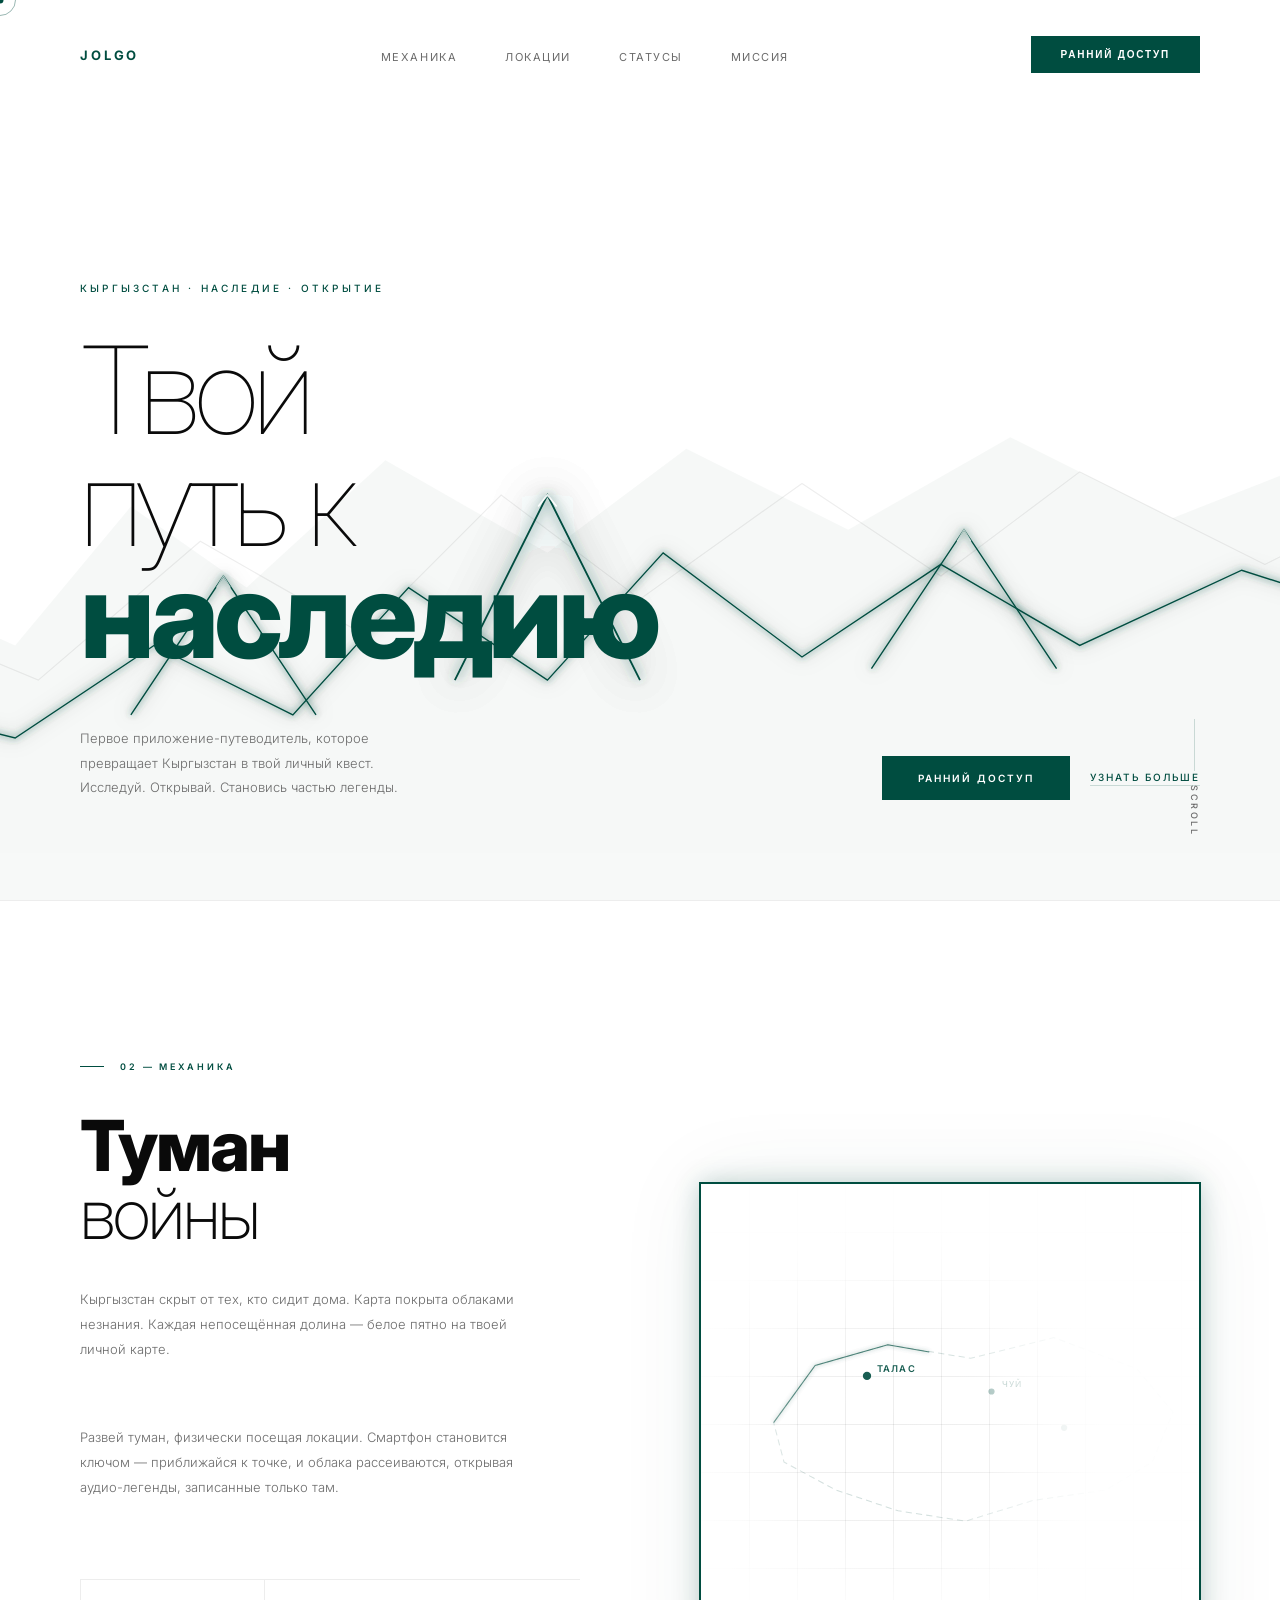
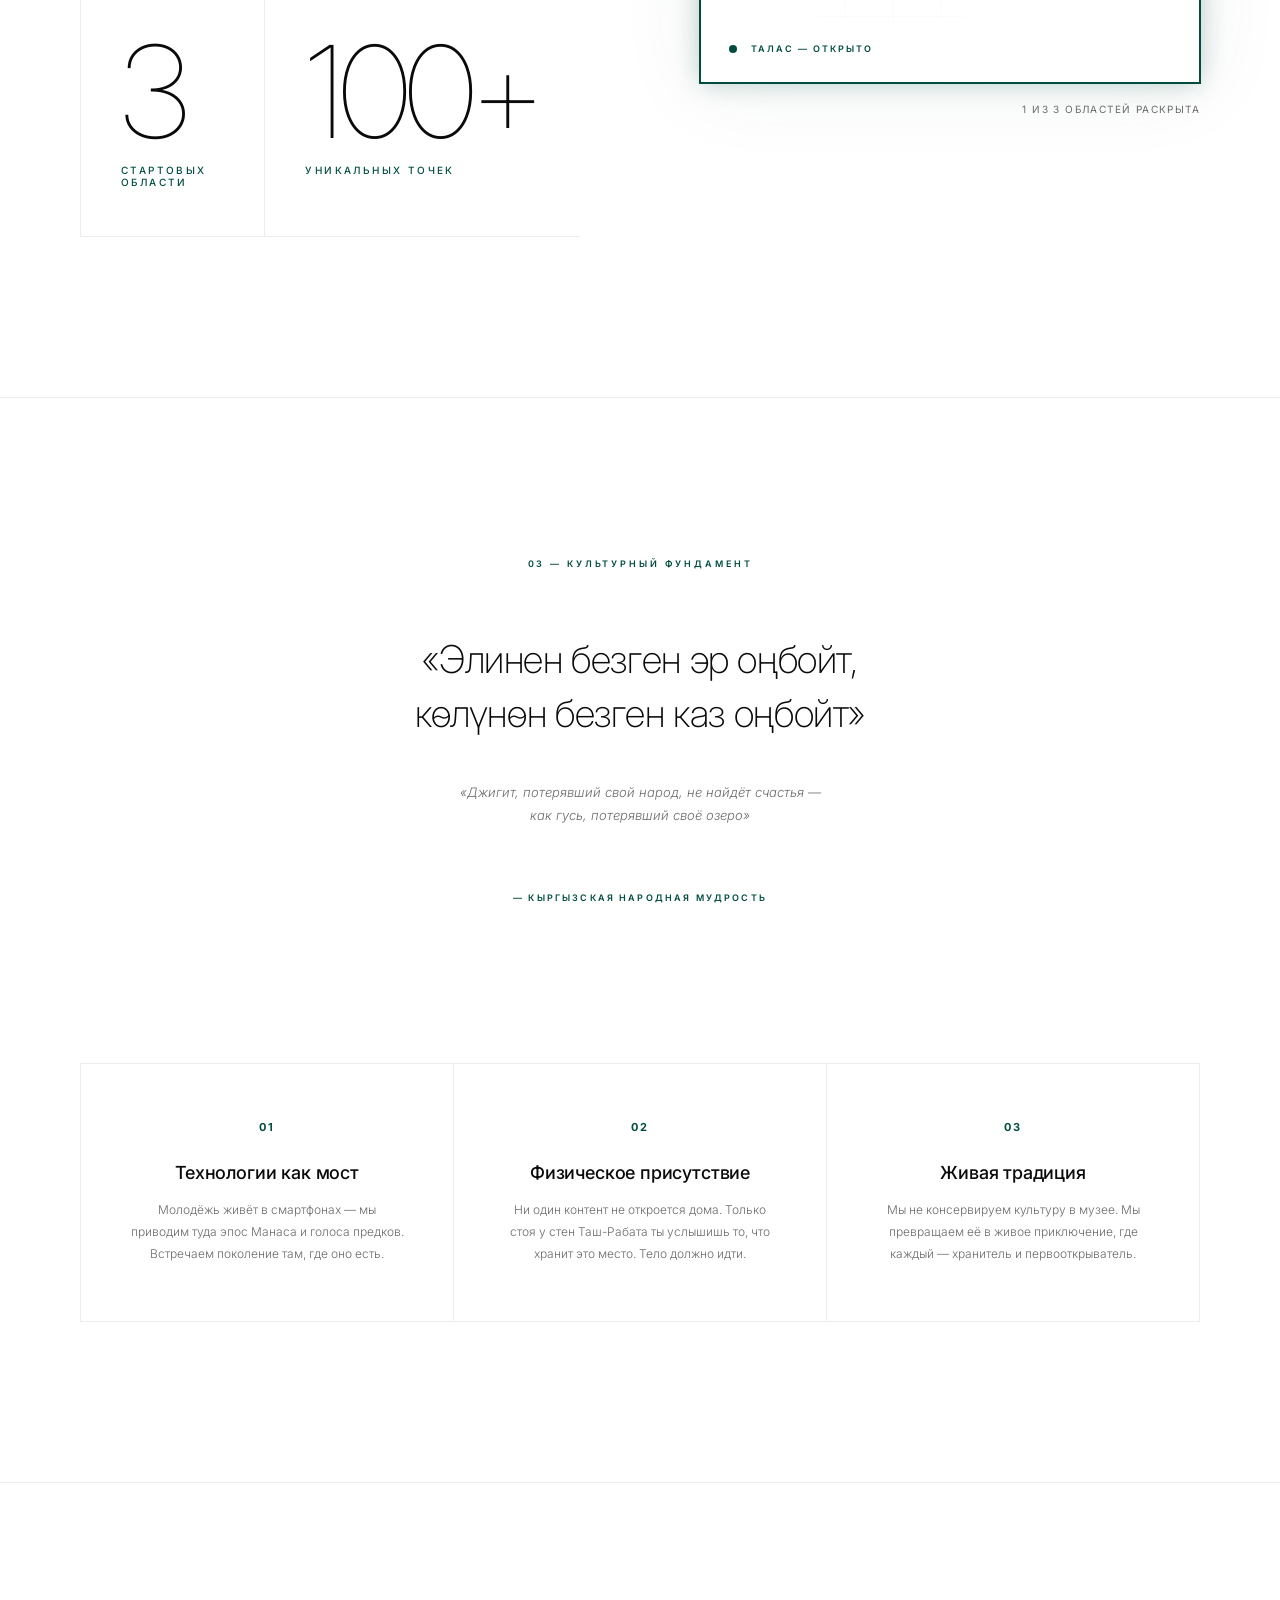
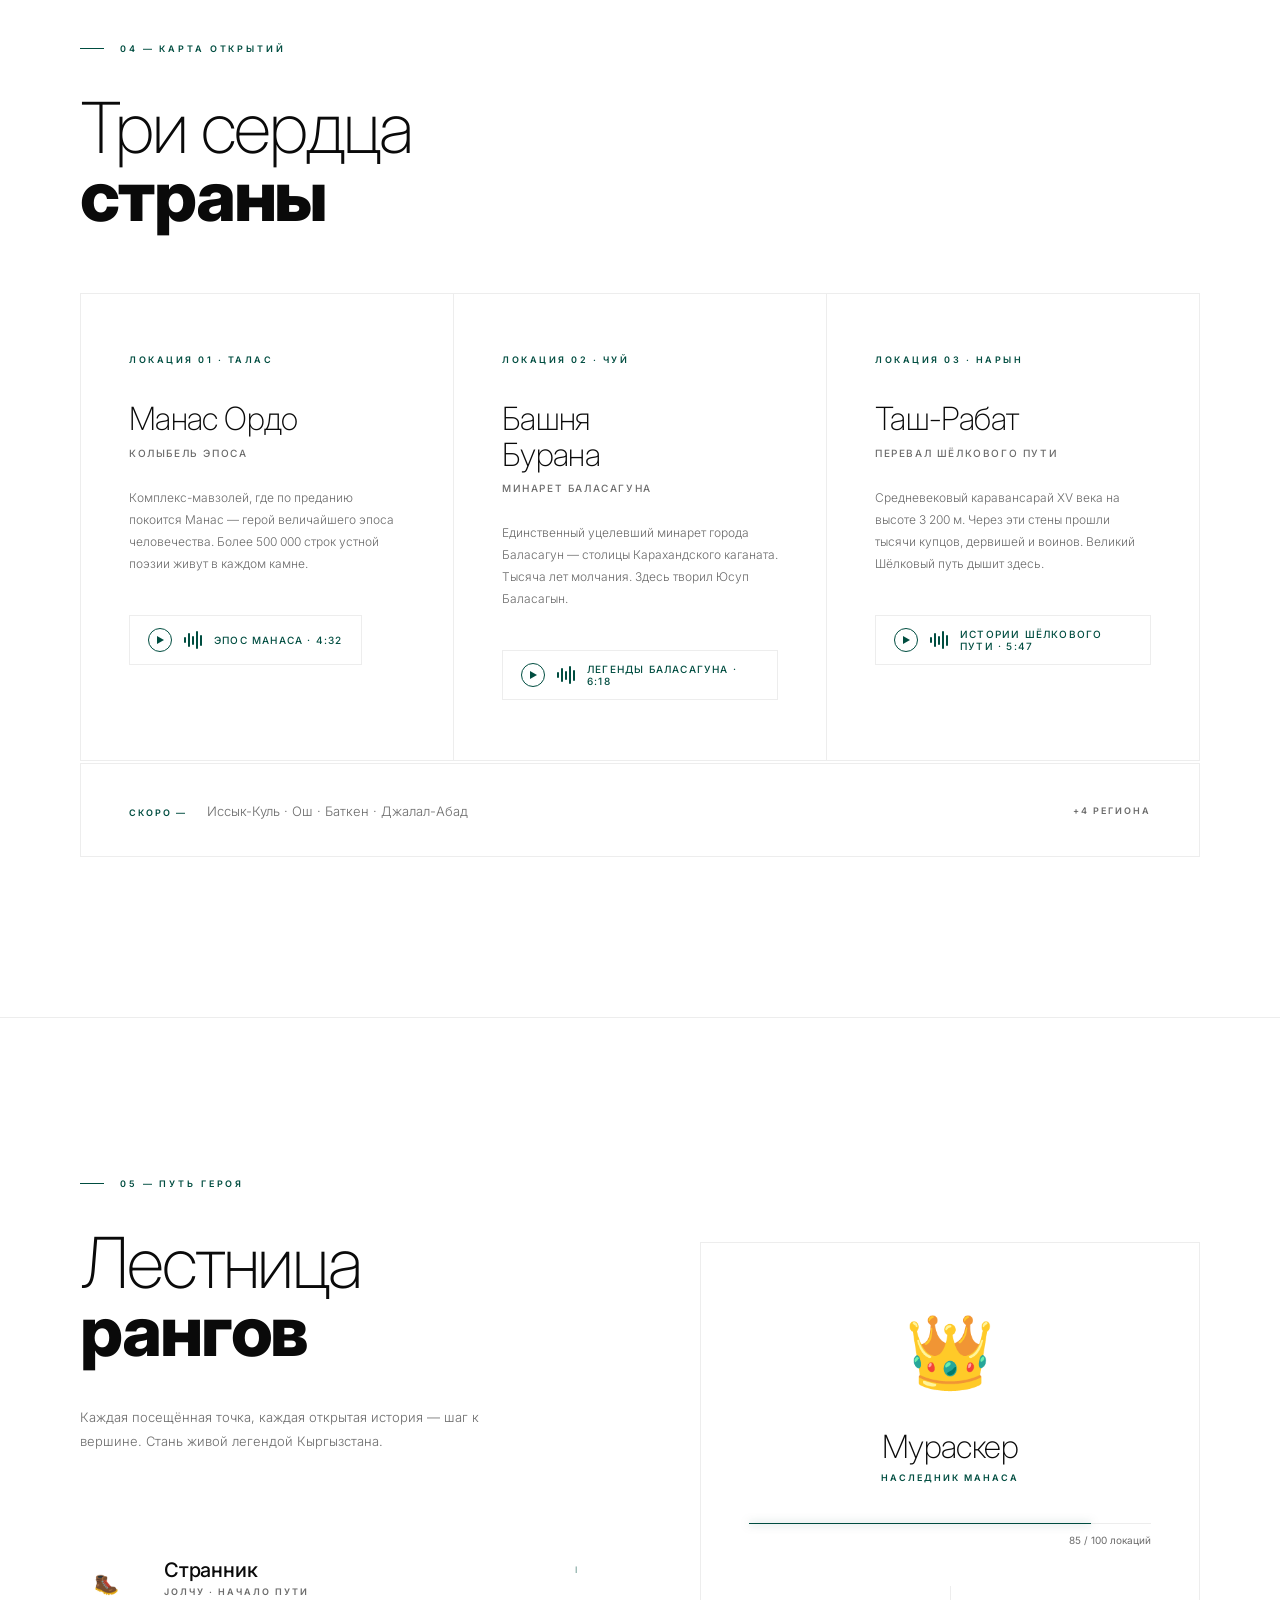
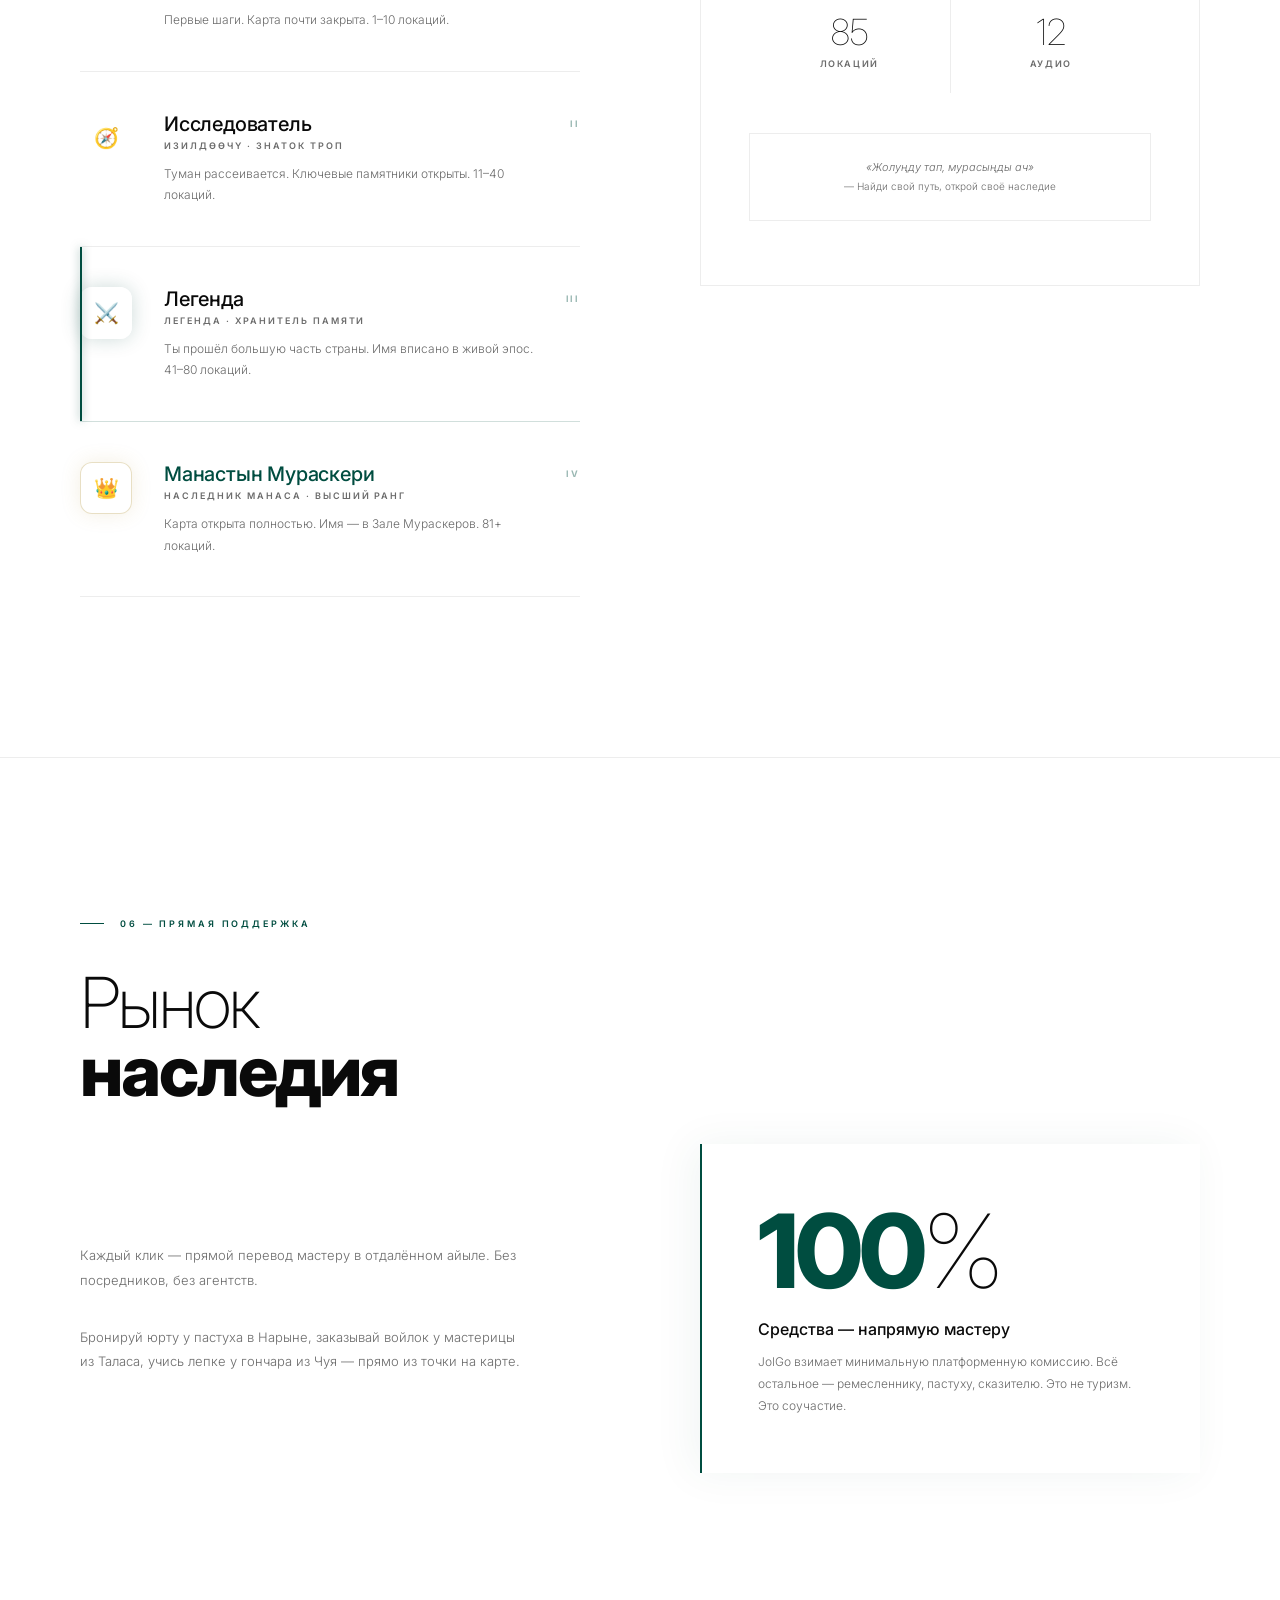
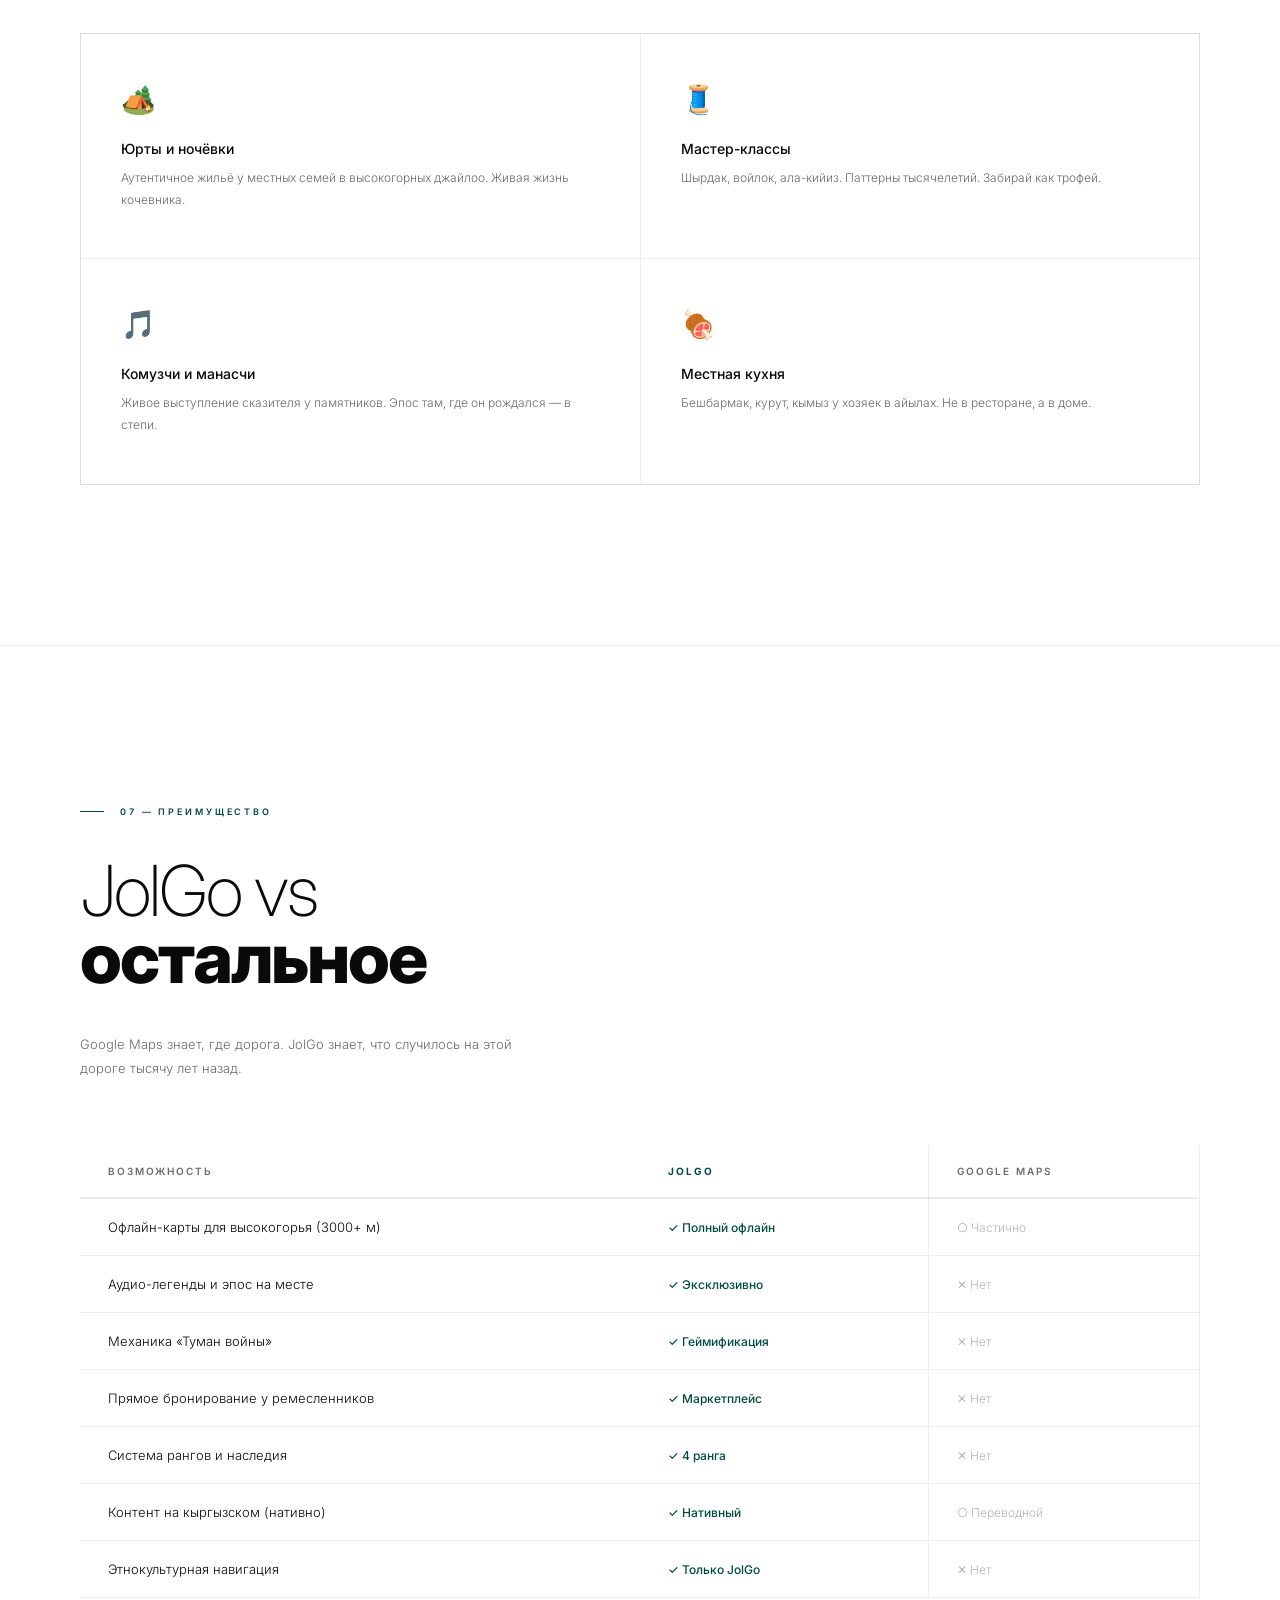
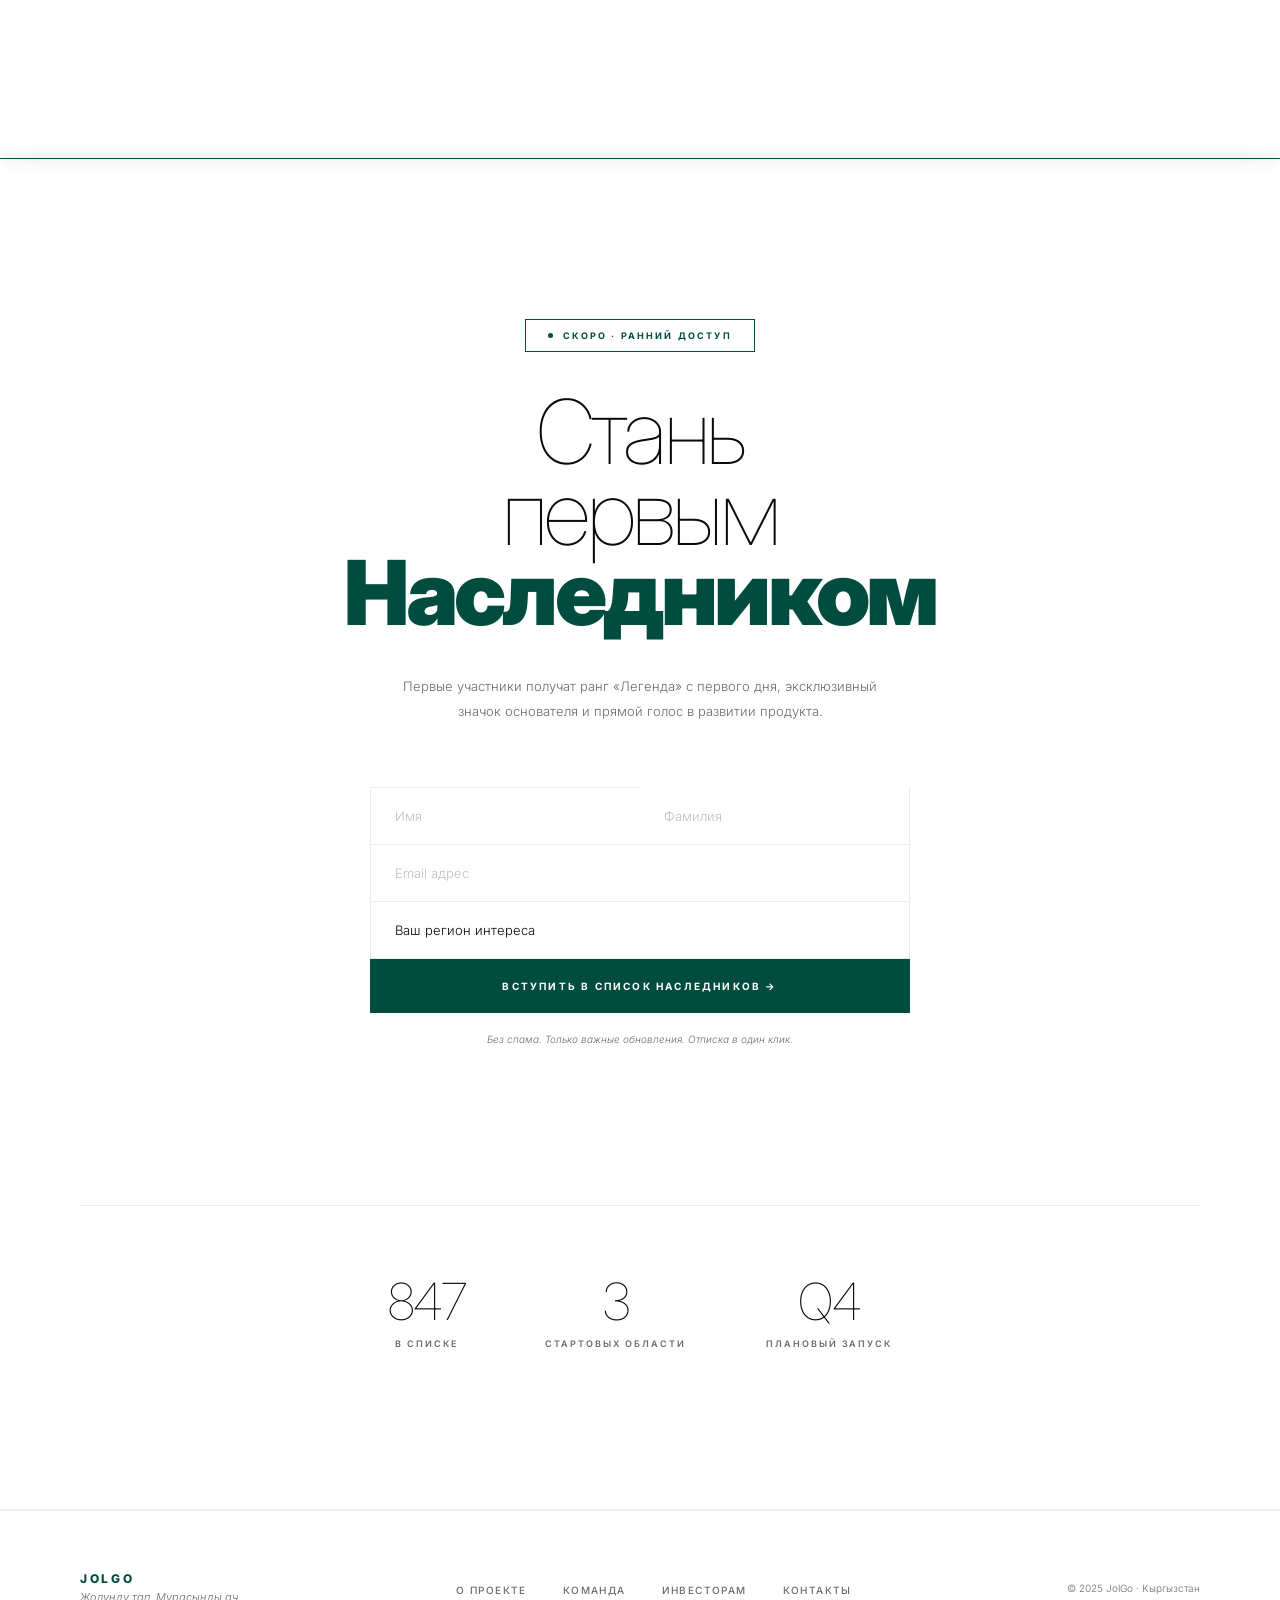
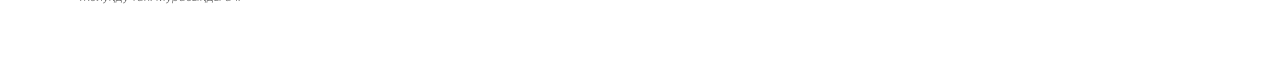
<file: index.html>
<!DOCTYPE html>
<html lang="ru">
<head>
<meta charset="UTF-8">
<meta name="viewport" content="width=device-width, initial-scale=1.0">
<title>JolGo</title>
<link rel="preconnect" href="https://fonts.googleapis.com">
<link href="https://fonts.googleapis.com/css2?family=Inter:wght@100;200;300;400;500;600;700;800;900&display=swap" rel="stylesheet">
<style>

/* ─────────────────────────────────────────
   TOKENS
───────────────────────────────────────── */
:root {
  --white:   #FFFFFF;
  --em:      #004D40;
  --em-mid:  #006354;
  --em-glow: rgba(0, 77, 64, 0.55);
  --em-rim:  rgba(0, 77, 64, 0.18);
  --ink:     #0A0A0A;
  --sub:     #6B6B6B;
  --rule:    rgba(0,0,0,0.07);

  --space-xl:  160px;
  --space-lg:  100px;
  --space-md:  64px;
  --space-sm:  40px;
  --col:       80px;
}

/* ─────────────────────────────────────────
   RESET + BASE
───────────────────────────────────────── */
*,*::before,*::after { box-sizing:border-box; margin:0; padding:0; }
html { scroll-behavior:smooth; font-size:16px; }
body {
  font-family:'Inter',sans-serif;
  background: var(--white);
  color: var(--ink);
  overflow-x:hidden;
  cursor:none;
  -webkit-font-smoothing:antialiased;
}

/* ─────────────────────────────────────────
   CURSOR
───────────────────────────────────────── */
#cur {
  width:7px; height:7px;
  background: var(--em);
  border-radius:50%;
  position:fixed; top:0; left:0;
  pointer-events:none; z-index:9999;
  transform:translate(-50%,-50%);
  transition:transform .08s linear;
}
#cur-ring {
  width:32px; height:32px;
  border:1px solid var(--em);
  border-radius:50%;
  position:fixed; top:0; left:0;
  pointer-events:none; z-index:9998;
  transform:translate(-50%,-50%);
  transition:width .25s,height .25s,opacity .25s;
  opacity:.4;
}
#cur-ring.big { width:56px; height:56px; opacity:.2; }

/* ─────────────────────────────────────────
   NAV
───────────────────────────────────────── */
nav {
  position:fixed; top:0; left:0; right:0;
  z-index:200;
  display:flex; align-items:center; justify-content:space-between;
  padding:36px var(--col);
  transition:padding .4s, background .4s;
}
nav.stuck {
  padding:20px var(--col);
  background:rgba(255,255,255,.92);
  backdrop-filter:blur(20px);
  border-bottom:1px solid var(--rule);
}
.nav-logo {
  font-size:13px;
  font-weight:700;
  letter-spacing:.22em;
  text-transform:uppercase;
  color:var(--em);
  text-decoration:none;
}
.nav-links { display:flex; gap:48px; list-style:none; }
.nav-links a {
  font-size:11px;
  font-weight:400;
  letter-spacing:.14em;
  text-transform:uppercase;
  color:var(--sub);
  text-decoration:none;
  transition:color .2s;
  cursor:none;
}
.nav-links a:hover { color:var(--ink); }
.nav-pill {
  font-size:10px;
  font-weight:600;
  letter-spacing:.18em;
  text-transform:uppercase;
  color:var(--white);
  background:var(--em);
  border:none;
  padding:13px 30px;
  cursor:none;
  transition:background .25s;
}
.nav-pill:hover { background:var(--em-mid); }

/* ─────────────────────────────────────────
   HERO
───────────────────────────────────────── */
#hero {
  min-height:100vh;
  display:flex; flex-direction:column;
  justify-content:flex-end;
  padding:0 var(--col) 0;
  position:relative;
  overflow:hidden;
}

/* Aurora mountain — pure SVG, no shadow/gradient fill */
.hero-mountain-wrap {
  position:absolute;
  bottom:0; left:0; right:0;
  height:72%;
  pointer-events:none;
}

.hero-text-wrap {
  position:relative; z-index:2;
  padding-bottom:var(--space-lg);
}

.hero-kicker {
  font-size:10px;
  font-weight:500;
  letter-spacing:.32em;
  text-transform:uppercase;
  color:var(--em);
  margin-bottom:40px;
  opacity:0;
  animation:riseIn .7s .2s forwards;
}

.hero-h1 {
  font-size:clamp(72px,9.5vw,148px);
  font-weight:100;
  line-height:.92;
  letter-spacing:-.04em;
  color:var(--ink);
  margin-bottom:56px;
  opacity:0;
  animation:riseIn .9s .4s forwards;
}
.hero-h1 strong {
  font-weight:800;
  color:var(--em);
  display:block;
}

.hero-row {
  display:flex; align-items:flex-end; justify-content:space-between;
  opacity:0;
  animation:riseIn .8s .65s forwards;
}
.hero-desc {
  font-size:13px;
  font-weight:300;
  line-height:1.9;
  color:var(--sub);
  max-width:340px;
}
.hero-cta-wrap { display:flex; gap:20px; align-items:center; }
.btn-solid {
  font-size:10px; font-weight:600;
  letter-spacing:.2em; text-transform:uppercase;
  color:var(--white); background:var(--em);
  border:none; padding:16px 36px;
  cursor:none; transition:background .2s;
  text-decoration:none; display:inline-block;
}
.btn-solid:hover { background:var(--em-mid); }
.btn-ghost {
  font-size:10px; font-weight:500;
  letter-spacing:.18em; text-transform:uppercase;
  color:var(--em);
  border:none; background:none;
  padding:0; cursor:none;
  text-decoration:none;
  border-bottom:1px solid var(--em-rim);
  padding-bottom:2px;
  transition:border-color .2s;
}
.btn-ghost:hover { border-color:var(--em); }

.hero-scroll-hint {
  position:absolute;
  right:var(--col); bottom:var(--space-md);
  display:flex; flex-direction:column; align-items:center; gap:14px;
  z-index:2;
  opacity:0; animation:fadeIn .8s 1.2s forwards;
}
.hero-scroll-hint span {
  font-size:9px; font-weight:500; letter-spacing:.28em;
  text-transform:uppercase; color:var(--sub);
  writing-mode:vertical-rl;
}
.scroll-tick {
  width:1px; height:52px;
  background:var(--em-rim);
  position:relative; overflow:hidden;
}
.scroll-tick::after {
  content:'';
  position:absolute; top:-100%; left:0;
  width:100%; height:100%;
  background:var(--em);
  animation:tickDrop 2s 1.4s infinite ease-in-out;
}

/* ─────────────────────────────────────────
   RULE
───────────────────────────────────────── */
.hr { width:100%; height:1px; background:var(--rule); }
.hr-em {
  width:100%; height:1px;
  background:var(--em);
  box-shadow:0 0 12px var(--em-glow), 0 0 40px rgba(0,77,64,.2);
}

/* ─────────────────────────────────────────
   SECTION WRAPPER
───────────────────────────────────────── */
.s {
  padding:var(--space-xl) var(--col);
  max-width:1440px;
  margin:0 auto;
}
.s-full { padding:var(--space-xl) var(--col); }

.label {
  font-size:9px; font-weight:600;
  letter-spacing:.32em; text-transform:uppercase;
  color:var(--em);
  display:flex; align-items:center; gap:16px;
  margin-bottom:var(--space-sm);
}
.label::before { content:''; width:24px; height:1px; background:var(--em); }

.h2 {
  font-size:clamp(44px,5.5vw,88px);
  font-weight:200;
  line-height:.96;
  letter-spacing:-.03em;
  color:var(--ink);
  margin-bottom:var(--space-sm);
}
.h2 b { font-weight:800; }

.body-text {
  font-size:13px; font-weight:300;
  line-height:1.9; color:var(--sub);
  max-width:440px;
}

/* ─────────────────────────────────────────
   REVEAL
───────────────────────────────────────── */
.r {
  opacity:0; transform:translateY(24px);
  transition:opacity .9s cubic-bezier(.16,1,.3,1),
              transform .9s cubic-bezier(.16,1,.3,1);
}
.r.on { opacity:1; transform:translateY(0); }
.r1 { transition-delay:.05s; }
.r2 { transition-delay:.12s; }
.r3 { transition-delay:.20s; }
.r4 { transition-delay:.28s; }

/* ─────────────────────────────────────────
   BLOCK 2 — FOG
───────────────────────────────────────── */
.fog-layout {
  display:grid;
  grid-template-columns:1fr 1fr;
  gap:120px;
  align-items:center;
}
.fog-stat-block { margin-bottom:var(--space-md); }
.fog-num {
  font-size:clamp(80px,10vw,140px);
  font-weight:100;
  letter-spacing:-.04em;
  line-height:1;
  color:var(--ink);
}
.fog-num-label {
  font-size:10px; font-weight:500;
  letter-spacing:.24em; text-transform:uppercase;
  color:var(--em);
  margin-top:8px;
}

/* Map card */
.map-card {
  border:1px solid var(--rule);
  position:relative;
  overflow:hidden;
  aspect-ratio:1;
}
.map-card.glow-card {
  border-color:var(--em);
  box-shadow:0 0 0 1px var(--em),
             0 0 24px rgba(0,77,64,.25),
             0 0 80px rgba(0,77,64,.08);
}
.map-grid {
  position:absolute; inset:0;
  background-image:
    linear-gradient(var(--rule) 1px, transparent 1px),
    linear-gradient(90deg, var(--rule) 1px, transparent 1px);
  background-size:48px 48px;
}
.map-country {
  position:absolute; inset:0;
  display:flex; align-items:center; justify-content:center;
}
.map-fog {
  position:absolute; inset:0;
  background:radial-gradient(
    ellipse 55% 55% at 38% 50%,
    transparent 0%,
    rgba(255,255,255,.15) 35%,
    rgba(255,255,255,.7) 58%,
    rgba(255,255,255,.96) 78%
  );
}
.map-dot {
  position:absolute;
  width:6px; height:6px;
  border-radius:50%;
  background:var(--em);
}
.map-dot::after {
  content:'';
  position:absolute; top:50%; left:50%;
  transform:translate(-50%,-50%);
  width:20px; height:20px;
  border:1px solid var(--em);
  border-radius:50%;
  animation:ping 2s infinite;
}
.map-dot-label {
  position:absolute;
  font-size:9px; font-weight:500;
  letter-spacing:.12em; text-transform:uppercase;
  color:var(--em);
  white-space:nowrap;
  top:-20px; left:50%;
  transform:translateX(-50%);
}

/* ─────────────────────────────────────────
   BLOCK 3 — QUOTE
───────────────────────────────────────── */
.quote-section {
  padding:var(--space-xl) var(--col);
  text-align:center;
}
.quote-mark {
  font-size:9px; font-weight:600;
  letter-spacing:.32em; text-transform:uppercase;
  color:var(--em); margin-bottom:var(--space-md);
}
.quote-kyrgyz {
  font-size:clamp(22px,3vw,40px);
  font-weight:200;
  line-height:1.4;
  letter-spacing:-.01em;
  color:var(--ink);
  margin:0 auto var(--space-sm);
  max-width:820px;
}
.quote-ru {
  font-size:13px; font-weight:300;
  color:var(--sub); font-style:italic;
  max-width:500px; margin:0 auto var(--space-md);
  line-height:1.8;
}
.quote-attr {
  font-size:9px; font-weight:600;
  letter-spacing:.24em; text-transform:uppercase;
  color:var(--em);
}

/* culture trio */
.trio {
  display:grid;
  grid-template-columns:repeat(3,1fr);
  border-top:1px solid var(--rule);
  border-left:1px solid var(--rule);
  margin-top:var(--space-xl);
}
.trio-cell {
  padding:56px 48px;
  border-right:1px solid var(--rule);
  border-bottom:1px solid var(--rule);
  cursor:none;
  transition:border-color .3s;
}
.trio-cell:hover { border-color:var(--em); }
.trio-cell:hover { box-shadow:inset 0 0 0 1px var(--em), 0 0 32px rgba(0,77,64,.06); }
.trio-n {
  font-size:11px; font-weight:700;
  letter-spacing:.2em; color:var(--em);
  margin-bottom:28px;
}
.trio-title {
  font-size:18px; font-weight:500;
  color:var(--ink);
  margin-bottom:16px;
  letter-spacing:-.01em;
}
.trio-body {
  font-size:12px; font-weight:300;
  line-height:1.85; color:var(--sub);
}

/* ─────────────────────────────────────────
   BLOCK 4 — LOCATIONS
───────────────────────────────────────── */
.loc-grid {
  display:grid;
  grid-template-columns:repeat(3,1fr);
  border-top:1px solid var(--rule);
  border-left:1px solid var(--rule);
  margin-top:var(--space-md);
}
.loc-card {
  padding:60px 48px;
  border-right:1px solid var(--rule);
  border-bottom:1px solid var(--rule);
  cursor:none;
  position:relative;
  overflow:hidden;
  transition:box-shadow .35s;
}
.loc-card::before {
  content:'';
  position:absolute; bottom:0; left:0; right:0;
  height:2px;
  background:var(--em);
  transform:scaleX(0);
  transform-origin:left;
  transition:transform .4s cubic-bezier(.16,1,.3,1);
  box-shadow:0 0 12px var(--em-glow);
}
.loc-card:hover::before { transform:scaleX(1); }
.loc-card:hover { box-shadow:0 0 60px rgba(0,77,64,.05); }

.loc-n {
  font-size:9px; font-weight:600;
  letter-spacing:.28em; text-transform:uppercase;
  color:var(--em); margin-bottom:36px;
}
.loc-name {
  font-size:32px; font-weight:200;
  letter-spacing:-.02em; line-height:1.1;
  color:var(--ink); margin-bottom:10px;
}
.loc-region {
  font-size:10px; font-weight:500;
  letter-spacing:.16em; text-transform:uppercase;
  color:var(--sub); margin-bottom:28px;
}
.loc-body {
  font-size:12px; font-weight:300;
  line-height:1.85; color:var(--sub);
  margin-bottom:40px;
}
.audio-pill {
  display:inline-flex; align-items:center; gap:12px;
  padding:12px 18px;
  border:1px solid var(--rule);
  transition:border-color .25s, box-shadow .25s;
}
.loc-card:hover .audio-pill {
  border-color:var(--em);
  box-shadow:0 0 16px rgba(0,77,64,.12);
}
.play-btn {
  width:24px; height:24px;
  border:1px solid var(--em);
  border-radius:50%;
  display:flex; align-items:center; justify-content:center;
  flex-shrink:0;
}
.play-tri {
  width:0; height:0;
  border-top:4px solid transparent;
  border-bottom:4px solid transparent;
  border-left:7px solid var(--em);
  margin-left:1px;
}
.bars { display:flex; gap:2px; align-items:center; }
.bar {
  width:2px; border-radius:1px;
  background:var(--em);
  animation:barAnim 1.1s ease-in-out infinite;
}
.bar:nth-child(1){height:6px;animation-delay:0s}
.bar:nth-child(2){height:14px;animation-delay:.12s}
.bar:nth-child(3){height:9px;animation-delay:.24s}
.bar:nth-child(4){height:18px;animation-delay:.36s}
.bar:nth-child(5){height:11px;animation-delay:.48s}
.audio-lbl {
  font-size:10px; font-weight:500;
  letter-spacing:.12em; text-transform:uppercase;
  color:var(--em);
}

/* ─────────────────────────────────────────
   BLOCK 5 — RANKS
───────────────────────────────────────── */
.ranks-layout {
  display:grid;
  grid-template-columns:1fr 1fr;
  gap:120px;
  align-items:start;
}
.rank-list { margin-top:var(--space-md); }
.rank-row {
  display:flex; align-items:flex-start; gap:32px;
  padding:40px 0;
  border-bottom:1px solid var(--rule);
  cursor:none;
  transition:border-color .3s;
  position:relative;
}
.rank-row::after {
  content:'';
  position:absolute; left:0; top:0; bottom:0;
  width:2px;
  background:var(--em);
  box-shadow:0 0 8px var(--em-glow);
  transform:scaleY(0);
  transition:transform .35s cubic-bezier(.16,1,.3,1);
  transform-origin:top;
}
.rank-row:hover { border-color:var(--em-rim); }
.rank-row:hover::after { transform:scaleY(1); }
.rank-row.active { border-color:var(--em-rim); }
.rank-row.active::after { transform:scaleY(1); }

/* Glassmorphism icon */
.rank-ico {
  width:52px; height:52px; flex-shrink:0;
  border:1px solid rgba(255,255,255,.7);
  border-radius:12px;
  background:rgba(255,255,255,.6);
  backdrop-filter:blur(8px);
  display:flex; align-items:center; justify-content:center;
  font-size:20px;
  box-shadow:inset 0 1px 0 rgba(255,255,255,.9);
  transition:box-shadow .3s;
}
.rank-row:hover .rank-ico, .rank-row.active .rank-ico {
  box-shadow:inset 0 1px 0 rgba(255,255,255,.9),
             0 0 20px rgba(0,77,64,.2);
}
.rank-ico.gold {
  border-color:rgba(180,148,60,.3);
  box-shadow:inset 0 1px 0 rgba(255,255,255,.9), 0 0 20px rgba(180,148,60,.15);
}

.rank-body { flex:1; }
.rank-title {
  font-size:20px; font-weight:500;
  letter-spacing:-.01em; color:var(--ink);
  margin-bottom:4px;
}
.rank-title.gold { color:var(--em); }
.rank-sub {
  font-size:9px; font-weight:600;
  letter-spacing:.22em; text-transform:uppercase;
  color:var(--sub); margin-bottom:12px;
}
.rank-desc {
  font-size:12px; font-weight:300;
  line-height:1.8; color:var(--sub);
}
.rank-lv {
  font-size:9px; font-weight:700;
  letter-spacing:.2em;
  color:var(--em); opacity:.4;
  align-self:flex-start;
  padding-top:6px;
}

/* Right panel */
.rank-panel { position:sticky; top:120px; padding-top:var(--space-md); }
.rank-panel-card {
  border:1px solid var(--rule);
  padding:64px 48px;
  text-align:center;
}
.rpc-icon { font-size:72px; margin-bottom:32px; animation:floatY 5s ease-in-out infinite; }
.rpc-title { font-size:32px; font-weight:200; letter-spacing:-.02em; color:var(--ink); margin-bottom:6px; }
.rpc-sub { font-size:9px; font-weight:600; letter-spacing:.22em; text-transform:uppercase; color:var(--em); margin-bottom:40px; }
.prog-track { width:100%; height:1px; background:var(--rule); margin-bottom:10px; }
.prog-fill {
  height:1px;
  background:var(--em);
  box-shadow:0 0 8px var(--em-glow);
  width:0;
  transition:width 1.2s cubic-bezier(.16,1,.3,1) .4s;
}
.prog-label {
  font-size:10px; font-weight:400;
  color:var(--sub); text-align:right;
}
.rpc-stats {
  display:grid; grid-template-columns:1fr 1fr;
  gap:1px; background:var(--rule);
  margin-top:40px;
}
.rpc-stat {
  background:var(--white);
  padding:24px;
}
.rpc-stat-n { font-size:36px; font-weight:100; letter-spacing:-.02em; color:var(--ink); }
.rpc-stat-l { font-size:9px; font-weight:600; letter-spacing:.18em; text-transform:uppercase; color:var(--sub); margin-top:4px; }
.rpc-quote {
  margin-top:40px;
  padding:24px;
  border:1px solid var(--rule);
  font-size:11px; font-weight:300;
  font-style:italic; color:var(--sub);
  line-height:1.7;
}

/* ─────────────────────────────────────────
   BLOCK 6 — MARKETPLACE
───────────────────────────────────────── */
.mkt-layout {
  display:grid; grid-template-columns:1fr 1fr;
  gap:120px; align-items:center;
  margin-bottom:var(--space-xl);
}
.mkt-mission-box {
  border-left:2px solid var(--em);
  box-shadow:-8px 0 40px rgba(0,77,64,.06);
  padding:56px 56px;
}
.mkt-pct {
  font-size:clamp(64px,8vw,120px);
  font-weight:100; letter-spacing:-.04em;
  line-height:1; color:var(--ink);
  margin-bottom:16px;
}
.mkt-pct span { color:var(--em); font-weight:800; }
.mkt-mission-title { font-size:16px; font-weight:500; color:var(--ink); margin-bottom:12px; }
.mkt-mission-body { font-size:12px; font-weight:300; line-height:1.85; color:var(--sub); }

.mkt-grid {
  display:grid; grid-template-columns:1fr 1fr;
  gap:1px; background:var(--rule);
  border:1px solid var(--rule);
}
.mkt-card { background:var(--white); padding:48px 40px; cursor:none; transition:border .3s; }
.mkt-card:hover { outline:1px solid var(--em); box-shadow:0 0 32px rgba(0,77,64,.06); }
.mkt-card-ico { font-size:28px; margin-bottom:24px; }
.mkt-card-title { font-size:14px; font-weight:500; color:var(--ink); margin-bottom:10px; }
.mkt-card-body { font-size:12px; font-weight:300; line-height:1.8; color:var(--sub); }

/* ─────────────────────────────────────────
   BLOCK 7 — COMPARE
───────────────────────────────────────── */
.cmp-table { margin-top:var(--space-md); width:100%; border-collapse:collapse; }
.cmp-table th, .cmp-table td { padding:20px 28px; text-align:left; border-bottom:1px solid var(--rule); }
.cmp-head-row { border-bottom:2px solid var(--rule); }
.cmp-head-feat { font-size:10px; font-weight:600; letter-spacing:.2em; text-transform:uppercase; color:var(--sub); width:50%; }
.cmp-head-jolgo { font-size:10px; font-weight:700; letter-spacing:.2em; text-transform:uppercase; color:var(--em); }
.cmp-head-gm { font-size:10px; font-weight:600; letter-spacing:.2em; text-transform:uppercase; color:var(--sub); }
.cmp-feat { font-size:13px; font-weight:300; color:var(--ink); }
.cmp-yes { font-size:12px; font-weight:500; color:var(--em); }
.cmp-no { font-size:12px; font-weight:300; color:var(--sub); opacity:.5; }
.cmp-table tr:hover td { background:rgba(0,77,64,.015); }
.cmp-jolgo-col { border-left:1px solid var(--rule); border-right:1px solid var(--rule); }

/* ─────────────────────────────────────────
   BLOCK 8 — WAITLIST
───────────────────────────────────────── */
.wl-section { text-align:center; }
.wl-badge {
  display:inline-flex; align-items:center; gap:10px;
  padding:10px 22px;
  border:1px solid var(--em);
  font-size:9px; font-weight:700;
  letter-spacing:.24em; text-transform:uppercase;
  color:var(--em); margin-bottom:var(--space-sm);
}
.wl-dot {
  width:5px; height:5px; border-radius:50%;
  background:var(--em);
  animation:blink 2s infinite;
}
.wl-h2 {
  font-size:clamp(52px,7vw,112px);
  font-weight:100; letter-spacing:-.04em;
  line-height:.9; color:var(--ink);
  margin-bottom:var(--space-sm);
}
.wl-h2 strong { font-weight:900; color:var(--em); }
.wl-desc {
  font-size:13px; font-weight:300;
  line-height:1.9; color:var(--sub);
  max-width:480px; margin:0 auto var(--space-md);
}

.wl-form { max-width:540px; margin:0 auto; display:flex; flex-direction:column; gap:0; }
.wl-row { display:flex; }
.wl-input, .wl-select {
  flex:1;
  padding:20px 24px;
  font-family:'Inter',sans-serif;
  font-size:13px; font-weight:300;
  color:var(--ink);
  background:var(--white);
  border:1px solid var(--rule);
  outline:none;
  cursor:none;
  transition:border-color .2s, box-shadow .2s;
  border-radius:0;
}
.wl-row .wl-input:not(:last-child) { border-right:none; }
.wl-input:focus, .wl-select:focus {
  border-color:var(--em);
  box-shadow:0 0 0 3px rgba(0,77,64,.06), 0 0 24px rgba(0,77,64,.08);
  z-index:1; position:relative;
}
.wl-input::placeholder { color:rgba(0,0,0,.25); }
.wl-input + .wl-input { border-top:none; }
.wl-select { border-top:none; appearance:none; }
.wl-sub {
  margin-top:0;
  border-top:none;
  padding:20px;
  font-family:'Inter',sans-serif;
  font-size:10px; font-weight:700;
  letter-spacing:.22em; text-transform:uppercase;
  color:var(--white); background:var(--em);
  border:1px solid var(--em);
  cursor:none; transition:background .2s;
  width:100%;
}
.wl-sub:hover { background:var(--em-mid); }
.wl-note { font-size:10px; font-weight:300; color:var(--sub); margin-top:20px; font-style:italic; }

.wl-success {
  display:none; max-width:540px; margin:0 auto;
  padding:56px 48px;
  border:1px solid var(--em);
  box-shadow:0 0 60px rgba(0,77,64,.08);
}
.wl-success.on { display:block; }
.wl-success-title { font-size:28px; font-weight:200; color:var(--em); margin-bottom:12px; }
.wl-success-body { font-size:13px; font-weight:300; color:var(--sub); line-height:1.8; }

.wl-stats {
  display:flex; justify-content:center; gap:80px;
  margin-top:var(--space-xl);
  padding-top:var(--space-md);
  border-top:1px solid var(--rule);
}
.wl-stat-n { font-size:clamp(40px,4vw,64px); font-weight:100; letter-spacing:-.03em; color:var(--ink); }
.wl-stat-l { font-size:9px; font-weight:600; letter-spacing:.22em; text-transform:uppercase; color:var(--sub); margin-top:6px; }

/* ─────────────────────────────────────────
   FOOTER
───────────────────────────────────────── */
footer {
  padding:60px var(--col);
  border-top:1px solid var(--rule);
  display:flex; justify-content:space-between; align-items:center;
}
.ft-logo { font-size:12px; font-weight:800; letter-spacing:.22em; text-transform:uppercase; color:var(--em); }
.ft-tag { font-size:11px; font-weight:300; color:var(--sub); margin-top:4px; font-style:italic; }
.ft-links { display:flex; gap:36px; list-style:none; }
.ft-links a { font-size:10px; font-weight:500; letter-spacing:.14em; text-transform:uppercase; color:var(--sub); text-decoration:none; cursor:none; transition:color .2s; }
.ft-links a:hover { color:var(--em); }
.ft-copy { font-size:10px; font-weight:300; color:var(--sub); text-align:right; }

/* ─────────────────────────────────────────
   KEYFRAMES
───────────────────────────────────────── */
@keyframes riseIn {
  from { opacity:0; transform:translateY(20px); }
  to   { opacity:1; transform:translateY(0); }
}
@keyframes fadeIn { from{opacity:0}to{opacity:1} }
@keyframes tickDrop {
  0%   { top:-100%; }
  100% { top:200%; }
}
@keyframes ping {
  0%   { transform:translate(-50%,-50%) scale(1); opacity:.6; }
  100% { transform:translate(-50%,-50%) scale(2.4); opacity:0; }
}
@keyframes barAnim {
  0%,100%{transform:scaleY(.4)}
  50%    {transform:scaleY(1)}
}
@keyframes floatY {
  0%,100%{transform:translateY(0)}
  50%    {transform:translateY(-10px)}
}
@keyframes blink {
  0%,100%{opacity:1}50%{opacity:.3}
}
@keyframes auroraPulse {
  0%,100% { filter:drop-shadow(0 0 4px rgba(0,77,64,.6)); }
  50%      { filter:drop-shadow(0 0 16px rgba(0,77,64,.95)) drop-shadow(0 0 40px rgba(0,77,64,.4)); }
}

/* ─────────────────────────────────────────
   MOBILE — HAMBURGER MENU
───────────────────────────────────────── */
.nav-hamburger {
  display:none;
  flex-direction:column; gap:5px;
  background:none; border:none; cursor:pointer; padding:4px;
}
.nav-hamburger span {
  display:block; width:24px; height:1.5px;
  background:var(--em);
  transition:transform .3s, opacity .3s;
}
.nav-hamburger.open span:nth-child(1) { transform:translateY(6.5px) rotate(45deg); }
.nav-hamburger.open span:nth-child(2) { opacity:0; }
.nav-hamburger.open span:nth-child(3) { transform:translateY(-6.5px) rotate(-45deg); }

.nav-mobile-menu {
  display:none;
  position:fixed; top:0; left:0; right:0; bottom:0;
  background:rgba(255,255,255,.97);
  backdrop-filter:blur(20px);
  z-index:199;
  flex-direction:column;
  align-items:center; justify-content:center;
  gap:40px;
}
.nav-mobile-menu.open { display:flex; }
.nav-mobile-menu a {
  font-size:28px; font-weight:200;
  letter-spacing:-.01em; color:var(--ink);
  text-decoration:none; transition:color .2s;
}
.nav-mobile-menu a:hover { color:var(--em); }
.nav-mobile-menu .nav-pill {
  font-size:11px; padding:16px 40px;
  margin-top:16px;
}

/* ─────────────────────────────────────────
   RESPONSIVE BREAKPOINTS
───────────────────────────────────────── */
@media (max-width: 1024px) {
  :root {
    --col: 40px;
    --space-xl: 100px;
    --space-lg: 72px;
    --space-md: 48px;
  }
  .fog-layout,
  .ranks-layout,
  .mkt-layout { gap:60px; }
}

@media (max-width: 768px) {
  :root {
    --col: 24px;
    --space-xl: 72px;
    --space-lg: 56px;
    --space-md: 40px;
    --space-sm: 28px;
  }

  /* Cursor off on touch */
  body { cursor:auto; }
  #cur, #cur-ring { display:none; }
  a, button, .loc-card, .rank-row, .trio-cell, .mkt-card { cursor:pointer; }
  .wl-input, .wl-select, .wl-sub, .nav-pill { cursor:pointer; }

  /* Nav */
  nav { padding:22px var(--col); }
  nav.stuck { padding:16px var(--col); }
  .nav-links { display:none; }
  .nav-pill.desktop-only { display:none; }
  .nav-hamburger { display:flex; }

  /* Hero */
  #hero { padding:0 var(--col) 0; }
  .hero-text-wrap { padding-bottom:72px; }
  .hero-kicker { margin-bottom:24px; }
  .hero-h1 { margin-bottom:36px; }
  .hero-row {
    flex-direction:column;
    align-items:flex-start;
    gap:28px;
  }
  .hero-desc { max-width:100%; }
  .hero-cta-wrap { flex-direction:column; gap:16px; width:100%; }
  .btn-solid, .btn-ghost { width:100%; text-align:center; padding:18px; }
  .hero-scroll-hint { display:none; }
  .hero-mountain-wrap { height:55%; }

  /* Section */
  .s { padding:var(--space-xl) var(--col); }

  /* Block 2 — Fog */
  .fog-layout {
    grid-template-columns:1fr;
    gap:48px;
  }
  .map-card { aspect-ratio:4/3; }

  /* Block 3 — Quote */
  .quote-section { padding:var(--space-xl) var(--col); }
  .trio { grid-template-columns:1fr; }
  .trio-cell { padding:40px 28px; }

  /* Block 4 — Locations */
  .loc-grid { grid-template-columns:1fr; }
  .loc-card { padding:40px 28px; }

  /* Block 5 — Ranks */
  .ranks-layout {
    grid-template-columns:1fr;
    gap:0;
  }
  .rank-panel { position:static; padding-top:0; }
  .rank-panel-card { padding:40px 28px; }
  .rank-row { gap:20px; padding:28px 0; }

  /* Block 6 — Marketplace */
  .mkt-layout { grid-template-columns:1fr; gap:40px; }
  .mkt-mission-box { padding:36px 28px; }
  .mkt-grid { grid-template-columns:1fr; }
  .mkt-card { padding:36px 28px; }

  /* Block 7 — Compare */
  .cmp-table th, .cmp-table td { padding:14px 12px; font-size:11px; }
  .cmp-feat { font-size:11px; }
  .cmp-head-feat { width:40%; }

  /* Block 8 — Waitlist */
  .wl-h2 { line-height:1; }
  .wl-form { max-width:100%; }
  .wl-row { flex-direction:column; }
  .wl-row .wl-input { border-right:1px solid var(--rule) !important; border-bottom:none; }
  .wl-stats { gap:32px; flex-wrap:wrap; justify-content:space-around; }
  .wl-success { padding:40px 28px; }

  /* Footer */
  footer {
    flex-direction:column;
    align-items:flex-start;
    gap:32px;
    padding:48px var(--col);
  }
  .ft-links { flex-wrap:wrap; gap:20px 28px; }
  .ft-copy { text-align:left; }
}

@media (max-width: 480px) {
  :root {
    --col: 20px;
    --space-xl: 56px;
    --space-md: 32px;
    --space-sm: 24px;
  }
  .h2 { margin-bottom:24px; }
  .cmp-table { font-size:10px; }
  .cmp-table th, .cmp-table td { padding:12px 8px; }
  .wl-stats { gap:24px; }
  .rpc-stats { grid-template-columns:1fr 1fr; }
  .trio-cell { padding:32px 20px; }
  .loc-card { padding:32px 20px; }
}

</style>
</head>
<body>

<!-- Cursor -->
<div id="cur"></div>
<div id="cur-ring"></div>

<!-- ══════════════════ NAV ══════════════════ -->
<nav id="nav">
  <a href="#" class="nav-logo">JolGo</a>
  <ul class="nav-links">
    <li><a href="#s-fog">Механика</a></li>
    <li><a href="#s-loc">Локации</a></li>
    <li><a href="#s-ranks">Статусы</a></li>
    <li><a href="#s-mkt">Миссия</a></li>
  </ul>
  <button class="nav-pill desktop-only" onclick="document.getElementById('s-wl').scrollIntoView({behavior:'smooth'})">Ранний доступ</button>
  <button class="nav-hamburger" id="hamburger" onclick="toggleMenu()" aria-label="Меню">
    <span></span><span></span><span></span>
  </button>
</nav>

<!-- Mobile menu overlay -->
<div class="nav-mobile-menu" id="mobile-menu">
  <a href="#s-fog" onclick="closeMenu()">Механика</a>
  <a href="#s-loc" onclick="closeMenu()">Локации</a>
  <a href="#s-ranks" onclick="closeMenu()">Статусы</a>
  <a href="#s-mkt" onclick="closeMenu()">Миссия</a>
  <button class="nav-pill" style="cursor:pointer;" onclick="closeMenu(); document.getElementById('s-wl').scrollIntoView({behavior:'smooth'})">Ранний доступ</button>
</div>

<!-- ══════════════════ HERO ══════════════════ -->
<section id="hero">

  <!-- Aurora mountains — stroke only, no fill gradient -->
  <div class="hero-mountain-wrap">
    <svg width="100%" height="100%" viewBox="0 0 1440 560"
         xmlns="http://www.w3.org/2000/svg"
         preserveAspectRatio="xMidYMax slice">
      <defs>
        <!-- Aurora glow filter -->
        <filter id="aurora" x="-20%" y="-20%" width="140%" height="140%">
          <feGaussianBlur in="SourceGraphic" stdDeviation="3" result="b1"/>
          <feGaussianBlur in="SourceGraphic" stdDeviation="8" result="b2"/>
          <feColorMatrix in="b2" type="matrix"
            values="0 0 0 0 0   0 .55 .45 0 0   0 .4 .33 0 0   0 0 0 .6 0"
            result="glow"/>
          <feMerge><feMergeNode in="glow"/><feMergeNode in="b1"/><feMergeNode in="SourceGraphic"/></feMerge>
        </filter>
        <filter id="aurora-strong" x="-30%" y="-30%" width="160%" height="160%">
          <feGaussianBlur in="SourceGraphic" stdDeviation="5" result="b1"/>
          <feGaussianBlur in="SourceGraphic" stdDeviation="18" result="b2"/>
          <feColorMatrix in="b2" type="matrix"
            values="0 0 0 0 0   0 .6 .5 0 0   0 .45 .36 0 0   0 0 0 .8 0"
            result="glow"/>
          <feMerge><feMergeNode in="glow"/><feMergeNode in="glow"/><feMergeNode in="b1"/><feMergeNode in="SourceGraphic"/></feMerge>
        </filter>
      </defs>

      <!-- Far range — barely visible -->
      <polyline
        points="0,560 0,380 90,300 180,340 280,220 380,290 500,180 640,260 760,170 900,240 1040,160 1180,230 1320,175 1440,210 1440,560"
        fill="rgba(240,244,242,.6)" stroke="none"/>

      <!-- Mid range strokes — thin, gray -->
      <polyline
        points="0,400 80,320 200,370 340,250 480,330 600,210 720,300 860,200 980,280 1100,190 1260,270 1380,210 1440,240"
        fill="none" stroke="rgba(0,0,0,.07)" stroke-width="1"
        filter="none"/>

      <!-- Primary ridge — emerald aurora -->
      <polyline
        points="0,440 60,390 180,420 300,340 420,400 520,290 640,370 740,260 860,350 980,270 1100,340 1240,275 1380,320 1440,300"
        fill="none" stroke="#004D40" stroke-width="1.2"
        filter="url(#aurora)"
        style="animation:auroraPulse 4s ease-in-out infinite"/>

      <!-- Hero peak — centre, strong glow -->
      <polyline
        points="560,370 640,210 720,370"
        fill="none" stroke="#004D40" stroke-width="1.6"
        filter="url(#aurora-strong)"
        style="animation:auroraPulse 4s ease-in-out .8s infinite"/>

      <!-- Left peak -->
      <polyline
        points="280,400 360,280 440,400"
        fill="none" stroke="#004D40" stroke-width="1.2"
        filter="url(#aurora)"
        style="animation:auroraPulse 4s ease-in-out 1.6s infinite"/>

      <!-- Right peak -->
      <polyline
        points="920,360 1000,240 1080,360"
        fill="none" stroke="#004D40" stroke-width="1.2"
        filter="url(#aurora)"
        style="animation:auroraPulse 4s ease-in-out 2.4s infinite"/>

      <!-- Snow cap marks — just tiny white notches -->
      <polyline points="632,220 640,210 648,220"
        fill="none" stroke="rgba(255,255,255,.9)" stroke-width="1.5"/>
      <polyline points="354,290 360,280 366,290"
        fill="none" stroke="rgba(255,255,255,.7)" stroke-width="1"/>
      <polyline points="994,250 1000,240 1006,250"
        fill="none" stroke="rgba(255,255,255,.7)" stroke-width="1"/>

      <!-- Ground plane -->
      <rect x="0" y="520" width="1440" height="40" fill="rgba(248,250,249,.8)"/>
    </svg>
  </div>

  <!-- Text -->
  <div class="hero-text-wrap" style="max-width:1440px;margin:0 auto;width:100%;">
    <p class="hero-kicker">Кыргызстан · Наследие · Открытие</p>
    <h1 class="hero-h1">
      Твой<br>путь к<br><strong>наследию</strong>
    </h1>
    <div class="hero-row">
      <p class="hero-desc">Первое приложение-путеводитель, которое превращает Кыргызстан в твой личный квест. Исследуй. Открывай. Становись частью легенды.</p>
      <div class="hero-cta-wrap">
        <a href="#s-wl" class="btn-solid">Ранний доступ</a>
        <a href="#s-fog" class="btn-ghost">Узнать больше</a>
      </div>
    </div>
  </div>

  <div class="hero-scroll-hint">
    <div class="scroll-tick"></div>
    <span>Scroll</span>
  </div>
</section>

<div class="hr"></div>

<!-- ══════════════════ BLOCK 2 — FOG ══════════════════ -->
<div id="s-fog" style="max-width:1440px;margin:0 auto;">
  <div class="s fog-layout">

    <!-- Stats column -->
    <div>
      <div class="label r">02 — Механика</div>
      <h2 class="h2 r r1"><b>Туман</b><br>войны</h2>
      <p class="body-text r r2" style="margin-bottom:64px;">
        Кыргызстан скрыт от тех, кто сидит дома. Карта покрыта облаками незнания. Каждая непосещённая долина — белое пятно на твоей личной карте.
      </p>
      <p class="body-text r r3" style="margin-bottom:80px;">
        Развей туман, физически посещая локации. Смартфон становится ключом — приближайся к точке, и облака рассеиваются, открывая аудио-легенды, записанные только там.
      </p>

      <div style="display:grid;grid-template-columns:1fr 1fr;border-top:1px solid var(--rule);border-left:1px solid var(--rule);" class="r r4">
        <div style="padding:48px 40px;border-right:1px solid var(--rule);border-bottom:1px solid var(--rule);">
          <div class="fog-num">3</div>
          <div class="fog-num-label">Стартовых области</div>
        </div>
        <div style="padding:48px 40px;border-bottom:1px solid var(--rule);">
          <div class="fog-num">100+</div>
          <div class="fog-num-label">Уникальных точек</div>
        </div>
      </div>
    </div>

    <!-- Map card -->
    <div class="r r2">
      <div class="map-card glow-card">
        <div class="map-grid"></div>

        <svg style="position:absolute;inset:0;width:100%;height:100%;" viewBox="0 0 480 480" xmlns="http://www.w3.org/2000/svg">
          <defs>
            <filter id="mf" x="-10%" y="-10%" width="120%" height="120%">
              <feGaussianBlur in="SourceGraphic" stdDeviation="2" result="b"/>
              <feColorMatrix in="b" type="matrix"
                values="0 0 0 0 0   0 .55 .45 0 0   0 .4 .33 0 0   0 0 0 .7 0" result="g"/>
              <feMerge><feMergeNode in="g"/><feMergeNode in="SourceGraphic"/></feMerge>
            </filter>
          </defs>
          <!-- Country silhouette -->
          <path d="M70,230 L110,175 L180,155 L260,168 L340,148 L420,178 L455,220 L435,268 L390,295 L320,305 L255,325 L190,315 L130,295 L80,268 Z"
            fill="none" stroke="rgba(0,77,64,.2)" stroke-width="1" stroke-dasharray="6 4"/>

          <!-- Emerald territory outline (revealed area) -->
          <path d="M70,230 L110,175 L180,155 L220,162"
            fill="none" stroke="#004D40" stroke-width="1" filter="url(#mf)" opacity=".8"/>

          <!-- Dots -->
          <circle cx="160" cy="185" r="4" fill="#004D40"/>
          <text x="170" y="181" font-family="Inter" font-size="9" font-weight="600"
            fill="#004D40" letter-spacing="1" text-anchor="start">ТАЛАС</text>

          <circle cx="280" cy="200" r="3" fill="#004D40" opacity=".4"/>
          <text x="290" y="196" font-family="Inter" font-size="8" font-weight="400"
            fill="#004D40" opacity=".4" letter-spacing="1">ЧУЙ</text>

          <circle cx="350" cy="235" r="3" fill="#004D40" opacity=".25"/>
        </svg>

        <!-- Fog veil -->
        <div class="map-fog"></div>

        <div style="position:absolute;bottom:28px;left:28px;right:28px;display:flex;align-items:center;gap:14px;">
          <div style="width:8px;height:8px;border-radius:50%;background:var(--em);animation:ping 2s infinite;position:relative;flex-shrink:0;"></div>
          <span style="font-size:9px;font-weight:600;letter-spacing:.22em;text-transform:uppercase;color:var(--em);">Талас — Открыто</span>
        </div>
      </div>
      <div style="margin-top:20px;font-size:10px;font-weight:400;letter-spacing:.14em;text-transform:uppercase;color:var(--sub);text-align:right;">1 из 3 областей раскрыта</div>
    </div>
  </div>
</div>

<div class="hr"></div>

<!-- ══════════════════ BLOCK 3 — CULTURE ══════════════════ -->
<div id="s-culture" style="max-width:1440px;margin:0 auto;">
  <div class="quote-section r">
    <p class="quote-mark r">03 — Культурный фундамент</p>
    <h2 class="quote-kyrgyz r r1">
      «Элинен безген эр оңбойт,<br>көлүнөн безген каз оңбойт»
    </h2>
    <p class="quote-ru r r2">
      «Джигит, потерявший свой народ, не найдёт счастья —<br>как гусь, потерявший своё озеро»
    </p>
    <p class="quote-attr r r3">— Кыргызская народная мудрость</p>

    <div class="trio r r2">
      <div class="trio-cell">
        <div class="trio-n">01</div>
        <div class="trio-title">Технологии как мост</div>
        <p class="trio-body">Молодёжь живёт в смартфонах — мы приводим туда эпос Манаса и голоса предков. Встречаем поколение там, где оно есть.</p>
      </div>
      <div class="trio-cell">
        <div class="trio-n">02</div>
        <div class="trio-title">Физическое присутствие</div>
        <p class="trio-body">Ни один контент не откроется дома. Только стоя у стен Таш-Рабата ты услышишь то, что хранит это место. Тело должно идти.</p>
      </div>
      <div class="trio-cell">
        <div class="trio-n">03</div>
        <div class="trio-title">Живая традиция</div>
        <p class="trio-body">Мы не консервируем культуру в музее. Мы превращаем её в живое приключение, где каждый — хранитель и первооткрыватель.</p>
      </div>
    </div>
  </div>
</div>

<div class="hr"></div>

<!-- ══════════════════ BLOCK 4 — LOCATIONS ══════════════════ -->
<div id="s-loc" style="max-width:1440px;margin:0 auto;">
  <div class="s">
    <div class="label r">04 — Карта открытий</div>
    <h2 class="h2 r r1">Три сердца<br><b>страны</b></h2>

    <div class="loc-grid">

      <div class="loc-card r">
        <div class="loc-n">Локация 01 · Талас</div>
        <div class="loc-name">Манас Ордо</div>
        <div class="loc-region">Колыбель эпоса</div>
        <p class="loc-body">Комплекс-мавзолей, где по преданию покоится Манас — герой величайшего эпоса человечества. Более 500 000 строк устной поэзии живут в каждом камне.</p>
        <div class="audio-pill">
          <div class="play-btn"><div class="play-tri"></div></div>
          <div class="bars">
            <div class="bar"></div><div class="bar"></div><div class="bar"></div>
            <div class="bar"></div><div class="bar"></div>
          </div>
          <span class="audio-lbl">Эпос Манаса · 4:32</span>
        </div>
      </div>

      <div class="loc-card r r2">
        <div class="loc-n">Локация 02 · Чуй</div>
        <div class="loc-name">Башня<br>Бурана</div>
        <div class="loc-region">Минарет Баласагуна</div>
        <p class="loc-body">Единственный уцелевший минарет города Баласагун — столицы Карахандского каганата. Тысяча лет молчания. Здесь творил Юсуп Баласагын.</p>
        <div class="audio-pill">
          <div class="play-btn"><div class="play-tri"></div></div>
          <div class="bars">
            <div class="bar"></div><div class="bar"></div><div class="bar"></div>
            <div class="bar"></div><div class="bar"></div>
          </div>
          <span class="audio-lbl">Легенды Баласагуна · 6:18</span>
        </div>
      </div>

      <div class="loc-card r r3">
        <div class="loc-n">Локация 03 · Нарын</div>
        <div class="loc-name">Таш-Рабат</div>
        <div class="loc-region">Перевал Шёлкового пути</div>
        <p class="loc-body">Средневековый каравансарай XV века на высоте 3 200 м. Через эти стены прошли тысячи купцов, дервишей и воинов. Великий Шёлковый путь дышит здесь.</p>
        <div class="audio-pill">
          <div class="play-btn"><div class="play-tri"></div></div>
          <div class="bars">
            <div class="bar"></div><div class="bar"></div><div class="bar"></div>
            <div class="bar"></div><div class="bar"></div>
          </div>
          <span class="audio-lbl">Истории Шёлкового пути · 5:47</span>
        </div>
      </div>

    </div>

    <div style="margin-top:2px;padding:36px 48px;border:1px solid var(--rule);display:flex;align-items:center;justify-content:space-between;" class="r">
      <div>
        <span style="font-size:9px;font-weight:600;letter-spacing:.22em;text-transform:uppercase;color:var(--em);">Скоро —</span>
        <span style="font-size:13px;font-weight:300;color:var(--sub);margin-left:16px;">Иссык-Куль · Ош · Баткен · Джалал-Абад</span>
      </div>
      <span style="font-size:9px;font-weight:600;letter-spacing:.22em;text-transform:uppercase;color:var(--sub);">+4 региона</span>
    </div>
  </div>
</div>

<div class="hr"></div>

<!-- ══════════════════ BLOCK 5 — RANKS ══════════════════ -->
<div id="s-ranks" style="max-width:1440px;margin:0 auto;">
  <div class="s ranks-layout">

    <div>
      <div class="label r">05 — Путь героя</div>
      <h2 class="h2 r r1">Лестница<br><b>рангов</b></h2>
      <p class="body-text r r2">Каждая посещённая точка, каждая открытая история — шаг к вершине. Стань живой легендой Кыргызстана.</p>

      <div class="rank-list">
        <div class="rank-row r">
          <div class="rank-ico">🥾</div>
          <div class="rank-body">
            <div class="rank-title">Странник</div>
            <div class="rank-sub">Jолчу · Начало пути</div>
            <p class="rank-desc">Первые шаги. Карта почти закрыта. 1–10 локаций.</p>
          </div>
          <div class="rank-lv">I</div>
        </div>

        <div class="rank-row r r1">
          <div class="rank-ico">🧭</div>
          <div class="rank-body">
            <div class="rank-title">Исследователь</div>
            <div class="rank-sub">Изилдөөчү · Знаток троп</div>
            <p class="rank-desc">Туман рассеивается. Ключевые памятники открыты. 11–40 локаций.</p>
          </div>
          <div class="rank-lv">II</div>
        </div>

        <div class="rank-row active r r2">
          <div class="rank-ico">⚔️</div>
          <div class="rank-body">
            <div class="rank-title">Легенда</div>
            <div class="rank-sub">Легенда · Хранитель памяти</div>
            <p class="rank-desc">Ты прошёл большую часть страны. Имя вписано в живой эпос. 41–80 локаций.</p>
          </div>
          <div class="rank-lv">III</div>
        </div>

        <div class="rank-row r r3">
          <div class="rank-ico gold">👑</div>
          <div class="rank-body">
            <div class="rank-title gold">Манастын Мураскери</div>
            <div class="rank-sub">Наследник Манаса · Высший ранг</div>
            <p class="rank-desc">Карта открыта полностью. Имя — в Зале Мураскеров. 81+ локаций.</p>
          </div>
          <div class="rank-lv">IV</div>
        </div>
      </div>
    </div>

    <!-- Right panel -->
    <div class="rank-panel r r2">
      <div class="rank-panel-card">
        <div class="rpc-icon">👑</div>
        <div class="rpc-title">Мураскер</div>
        <div class="rpc-sub">Наследник Манаса</div>
        <div class="prog-track"><div class="prog-fill" id="pf" style="width:0%"></div></div>
        <div class="prog-label">85 / 100 локаций</div>
        <div class="rpc-stats">
          <div class="rpc-stat">
            <div class="rpc-stat-n">85</div>
            <div class="rpc-stat-l">Локаций</div>
          </div>
          <div class="rpc-stat">
            <div class="rpc-stat-n">12</div>
            <div class="rpc-stat-l">Аудио</div>
          </div>
        </div>
        <div class="rpc-quote">«Жолуңду тап, мурасыңды ач»<br><span style="font-style:normal;font-size:10px;">— Найди свой путь, открой своё наследие</span></div>
      </div>
    </div>

  </div>
</div>

<div class="hr"></div>

<!-- ══════════════════ BLOCK 6 — MARKETPLACE ══════════════════ -->
<div id="s-mkt" style="max-width:1440px;margin:0 auto;">
  <div class="s">
    <div class="label r">06 — Прямая поддержка</div>
    <h2 class="h2 r r1">Рынок<br><b>наследия</b></h2>

    <div class="mkt-layout">
      <div>
        <p class="body-text r r2" style="margin-bottom:32px;">Каждый клик — прямой перевод мастеру в отдалённом айыле. Без посредников, без агентств.</p>
        <p class="body-text r r3">Бронируй юрту у пастуха в Нарыне, заказывай войлок у мастерицы из Таласа, учись лепке у гончара из Чуя — прямо из точки на карте.</p>
      </div>
      <div class="mkt-mission-box r r2">
        <div class="mkt-pct"><span>100</span>%</div>
        <div class="mkt-mission-title">Средства — напрямую мастеру</div>
        <p class="mkt-mission-body">JolGo взимает минимальную платформенную комиссию. Всё остальное — ремесленнику, пастуху, сказителю. Это не туризм. Это соучастие.</p>
      </div>
    </div>

    <div class="mkt-grid r">
      <div class="mkt-card">
        <div class="mkt-card-ico">🏕️</div>
        <div class="mkt-card-title">Юрты и ночёвки</div>
        <p class="mkt-card-body">Аутентичное жильё у местных семей в высокогорных джайлоо. Живая жизнь кочевника.</p>
      </div>
      <div class="mkt-card">
        <div class="mkt-card-ico">🧵</div>
        <div class="mkt-card-title">Мастер-классы</div>
        <p class="mkt-card-body">Шырдак, войлок, ала-кийиз. Паттерны тысячелетий. Забирай как трофей.</p>
      </div>
      <div class="mkt-card">
        <div class="mkt-card-ico">🎵</div>
        <div class="mkt-card-title">Комузчи и манасчи</div>
        <p class="mkt-card-body">Живое выступление сказителя у памятников. Эпос там, где он рождался — в степи.</p>
      </div>
      <div class="mkt-card">
        <div class="mkt-card-ico">🍖</div>
        <div class="mkt-card-title">Местная кухня</div>
        <p class="mkt-card-body">Бешбармак, курут, кымыз у хозяек в айылах. Не в ресторане, а в доме.</p>
      </div>
    </div>
  </div>
</div>

<div class="hr"></div>

<!-- ══════════════════ BLOCK 7 — COMPARE ══════════════════ -->
<div id="s-cmp" style="max-width:1440px;margin:0 auto;">
  <div class="s">
    <div class="label r">07 — Преимущество</div>
    <h2 class="h2 r r1">JolGo vs<br><b>остальное</b></h2>
    <p class="body-text r r2">Google Maps знает, где дорога. JolGo знает, что случилось на этой дороге тысячу лет назад.</p>

    <table class="cmp-table r">
      <thead>
        <tr class="cmp-head-row">
          <th class="cmp-head-feat">Возможность</th>
          <th class="cmp-head-jolgo">JolGo</th>
          <th class="cmp-head-gm cmp-jolgo-col">Google Maps</th>
        </tr>
      </thead>
      <tbody>
        <tr><td class="cmp-feat">Офлайн-карты для высокогорья (3000+ м)</td><td class="cmp-yes">✓ Полный офлайн</td><td class="cmp-no cmp-jolgo-col">○ Частично</td></tr>
        <tr><td class="cmp-feat">Аудио-легенды и эпос на месте</td><td class="cmp-yes">✓ Эксклюзивно</td><td class="cmp-no cmp-jolgo-col">✕ Нет</td></tr>
        <tr><td class="cmp-feat">Механика «Туман войны»</td><td class="cmp-yes">✓ Геймификация</td><td class="cmp-no cmp-jolgo-col">✕ Нет</td></tr>
        <tr><td class="cmp-feat">Прямое бронирование у ремесленников</td><td class="cmp-yes">✓ Маркетплейс</td><td class="cmp-no cmp-jolgo-col">✕ Нет</td></tr>
        <tr><td class="cmp-feat">Система рангов и наследия</td><td class="cmp-yes">✓ 4 ранга</td><td class="cmp-no cmp-jolgo-col">✕ Нет</td></tr>
        <tr><td class="cmp-feat">Контент на кыргызском (нативно)</td><td class="cmp-yes">✓ Нативный</td><td class="cmp-no cmp-jolgo-col">○ Переводной</td></tr>
        <tr><td class="cmp-feat">Этнокультурная навигация</td><td class="cmp-yes">✓ Только JolGo</td><td class="cmp-no cmp-jolgo-col">✕ Нет</td></tr>
      </tbody>
    </table>
  </div>
</div>

<div class="hr-em"></div>

<!-- ══════════════════ BLOCK 8 — WAITLIST ══════════════════ -->
<div id="s-wl" style="max-width:1440px;margin:0 auto;">
  <div class="s wl-section">
    <div class="wl-badge r"><div class="wl-dot"></div>Скоро · Ранний доступ</div>
    <h2 class="wl-h2 r r1">Стань<br>первым<br><strong>Наследником</strong></h2>
    <p class="wl-desc r r2">Первые участники получат ранг «Легенда» с первого дня, эксклюзивный значок основателя и прямой голос в развитии продукта.</p>

    <div class="wl-form r r3" id="wl-form">
      <div class="wl-row">
        <input class="wl-input" type="text" placeholder="Имя" id="wl-fname">
        <input class="wl-input" type="text" placeholder="Фамилия" id="wl-lname" style="border-left:none;">
      </div>
      <input class="wl-input" type="email" placeholder="Email адрес" id="wl-email" style="border-top:none;">
      <select class="wl-select" style="border-top:none;">
        <option value="" disabled selected>Ваш регион интереса</option>
        <option>Талас — Манас Ордо</option>
        <option>Чуй — Башня Бурана</option>
        <option>Нарын — Таш-Рабат</option>
        <option>Иссык-Куль</option>
        <option>Весь Кыргызстан</option>
      </select>
      <button class="wl-sub" onclick="doJoin()">Вступить в список наследников →</button>
    </div>

    <div class="wl-success" id="wl-ok">
      <div class="wl-success-title">Добро пожаловать, Мураскер.</div>
      <p class="wl-success-body">Твоё имя записано. Мы свяжемся при запуске.<br><em>Жолуңду тап.</em></p>
    </div>

    <p class="wl-note r">Без спама. Только важные обновления. Отписка в один клик.</p>

    <div class="wl-stats r">
      <div>
        <div class="wl-stat-n" id="wl-cnt">847</div>
        <div class="wl-stat-l">В списке</div>
      </div>
      <div>
        <div class="wl-stat-n">3</div>
        <div class="wl-stat-l">Стартовых области</div>
      </div>
      <div>
        <div class="wl-stat-n">Q4</div>
        <div class="wl-stat-l">Плановый запуск</div>
      </div>
    </div>
  </div>
</div>

<div class="hr"></div>

<!-- ══════════════════ FOOTER ══════════════════ -->
<footer>
  <div>
    <div class="ft-logo">JolGo</div>
    <div class="ft-tag">Жолуңду тап. Мурасыңды ач.</div>
  </div>
  <ul class="ft-links">
    <li><a href="#">О проекте</a></li>
    <li><a href="#">Команда</a></li>
    <li><a href="#">Инвесторам</a></li>
    <li><a href="#">Контакты</a></li>
  </ul>
  <div class="ft-copy">
    <div>© 2025 JolGo · Кыргызстан</div>
  </div>
</footer>

<!-- ══════════════════ JS ══════════════════ -->
<script>
// Hamburger menu
function toggleMenu() {
  const menu = document.getElementById('mobile-menu');
  const btn = document.getElementById('hamburger');
  menu.classList.toggle('open');
  btn.classList.toggle('open');
  document.body.style.overflow = menu.classList.contains('open') ? 'hidden' : '';
}
function closeMenu() {
  document.getElementById('mobile-menu').classList.remove('open');
  document.getElementById('hamburger').classList.remove('open');
  document.body.style.overflow = '';
}

// Cursor
const cur = document.getElementById('cur');
const ring = document.getElementById('cur-ring');
let mx=0,my=0,rx=0,ry=0;
document.addEventListener('mousemove', e=>{
  mx=e.clientX; my=e.clientY;
  cur.style.transform=`translate(${mx}px,${my}px) translate(-50%,-50%)`;
});
(function loop(){
  rx+=(mx-rx)*.12; ry+=(my-ry)*.12;
  ring.style.transform=`translate(${rx}px,${ry}px) translate(-50%,-50%)`;
  requestAnimationFrame(loop);
})();
document.querySelectorAll('a,button,.loc-card,.rank-row,.trio-cell,.mkt-card').forEach(el=>{
  el.addEventListener('mouseenter',()=>ring.classList.add('big'));
  el.addEventListener('mouseleave',()=>ring.classList.remove('big'));
});

// Nav stuck
const nav=document.getElementById('nav');
window.addEventListener('scroll',()=>nav.classList.toggle('stuck',scrollY>80));

// Reveal
const obs=new IntersectionObserver(entries=>{
  entries.forEach(e=>{ if(e.isIntersecting) e.target.classList.add('on'); });
},{threshold:.06,rootMargin:'0px 0px -48px 0px'});
document.querySelectorAll('.r').forEach(el=>obs.observe(el));

// Progress bar animate
const pf=document.getElementById('pf');
const po=new IntersectionObserver(entries=>{
  entries.forEach(e=>{ if(e.isIntersecting){ setTimeout(()=>pf.style.width='85%',400); } });
},{threshold:.5});
po.observe(pf);

// Waitlist
function doJoin(){
  const email=document.getElementById('wl-email').value;
  if(!email||!email.includes('@')){
    const el=document.getElementById('wl-email');
    el.style.borderColor='#c0392b';
    setTimeout(()=>el.style.borderColor='',2000);
    return;
  }
  document.getElementById('wl-form').style.display='none';
  document.getElementById('wl-ok').classList.add('on');
  const c=document.getElementById('wl-cnt');
  let n=parseInt(c.textContent);
  c.textContent=n+1;
}

// Rank row click
document.querySelectorAll('.rank-row').forEach(row=>{
  row.addEventListener('click',()=>{
    document.querySelectorAll('.rank-row').forEach(r=>r.classList.remove('active'));
    row.classList.add('active');
  });
});
</script>
</body>
</html>
</file>
